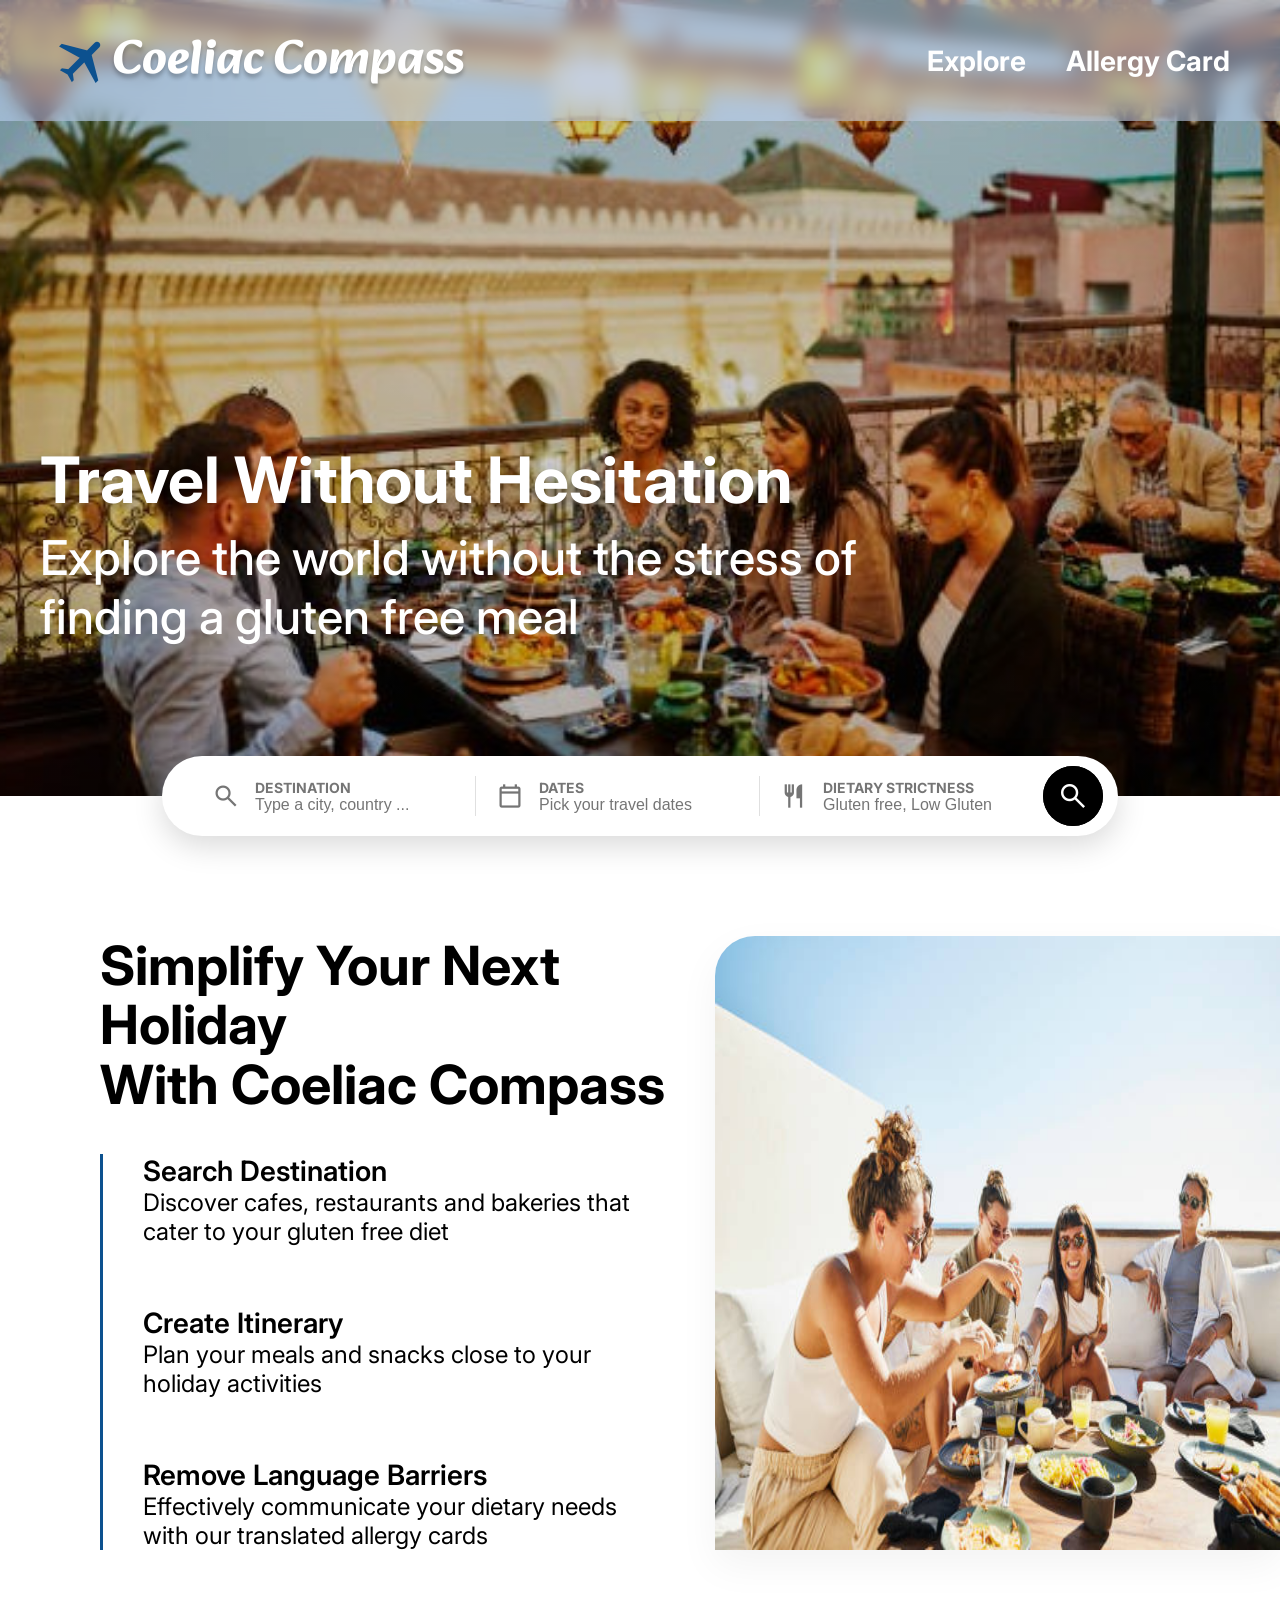
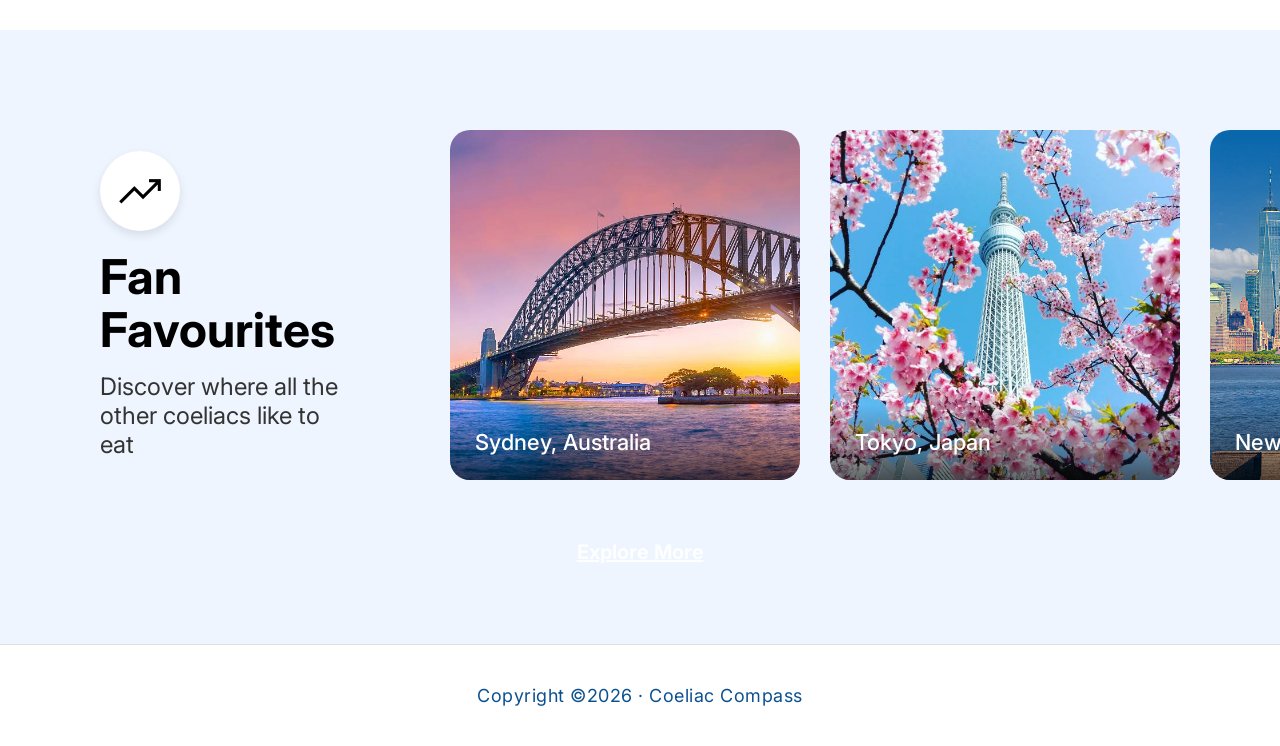
<file: week_1/index.html>
<!DOCTYPE html>
<html lang="en">

<head>
    <title>Coeliac Compass</title>
    <meta charset="utf-8">
    <meta name="viewport" content="width=device-width, initial-scale=1.0">
    <link rel="stylesheet" href="styles.css">
    <link
        href="https://fonts.googleapis.com/css2?family=Alkatra:wght@700&family=Inter:wght@500;700;400;600&display=swap"
        rel="stylesheet">
    <link rel="stylesheet"
        href="https://fonts.googleapis.com/css2?family=Material+Symbols+Outlined:opsz,wght,FILL,GRAD@24,400,0,0" />
</head>

<body>
    <header class="global-header">
        <nav class="navbar">
            <div class="logo">
                <span class="material-symbols-outlined plane-icon">flightsmode</span>
                <h1 class="logo-text">Coeliac Compass</h1>
            </div>
            <ul class="nav-links">
                <li><a href="explore.html">Explore</a></li>
                <li><a href="allergy_card.html">Allergy Card</a></li>
            </ul>
        </nav>
    </header>

    <main>
        <section class="hero">
            <div class="hero-container">
                <div class="hero-text">
                    <h1>Travel Without Hesitation</h1>
                    <p>Explore the world without the stress of finding a gluten free meal</p>
                </div>

                <div class="search-pill">
                    <div class="search-group">
                        <span class="material-symbols-outlined">search</span>
                        <div class="input-wrapper">
                            <label>Destination</label>
                            <input type="text" placeholder="Type a city, country ...">
                        </div>
                    </div>

                    <div class="divider"></div>

                    <div class="search-group">
                        <span class="material-symbols-outlined">calendar_today</span>
                        <div class="input-wrapper">
                            <label>Dates</label>
                            <input type="text" placeholder="Pick your travel dates">
                        </div>
                    </div>

                    <div class="divider"></div>

                    <div class="search-group">
                        <span class="material-symbols-outlined">restaurant</span>
                        <div class="input-wrapper">
                            <label>Dietary Strictness</label>
                            <input type="text" placeholder="Gluten free, Low Gluten">
                        </div>
                    </div>

                    <button class="search-submit">
                        <a href="explore.html" class="search-submit">
                            <span class="material-symbols-outlined">search</span>
                        </a>
                    </button>
                </div>
            </div>
        </section>

        <section class="features-section">
            <div class="features-container">
                <div class="features-content">

                    <div class="features-text-column">
                        <h2 class="features-heading">Simplify Your Next Holiday <br> With Coeliac Compass</h2>

                        <div class="features-list">
                            <div class="feature-item">
                                <h3>Search Destination</h3>
                                <p>Discover cafes, restaurants and bakeries that cater to your gluten free diet</p>
                            </div>

                            <div class="feature-item">
                                <h3>Create Itinerary</h3>
                                <p>Plan your meals and snacks close to your holiday activities</p>
                            </div>

                            <div class="feature-item">
                                <h3>Remove Language Barriers</h3>
                                <p>Effectively communicate your dietary needs with our translated allergy cards</p>
                            </div>
                        </div>
                    </div>

                    <div class="features-image-wrapper">
                        <img src="../images/features.jpg" alt="Friends eating together" class="features-img">
                    </div>

                </div>
            </div>
        </section>

        <section class="fan-favourites">
            <div class="fan-container">
                <div class="fan-intro">
                    <div class="icon-circle">
                        <span class="material-symbols-outlined">trending_up</span>
                    </div>
                    <h2>Fan Favourites</h2>
                    <p>Discover where all the other coeliacs like to eat</p>
                </div>

                <div class="cards-wrapper">
                    <a href="explore.html" class="location-card">
                        <img src="../images/sydney square.jpg" alt="Sydney">
                        <div class="overlay">
                            <h3>Sydney, Australia</h3>
                        </div>
                    </a>

                    <a href="explore.html" class="location-card">
                        <img src="../images/tokyo square.jpg" alt="Tokyo">
                        <div class="overlay">
                            <h3>Tokyo, Japan</h3>
                        </div>
                    </a>

                    <a href="explore.html" div class="location-card">
                        <img src="../images/nyc square.jpg" alt="New York City">
                        <div class="overlay">
                            <h3>New York City, USA</h3>
                        </div>
                    </a>

                    <a href="explore.html" div class="location-card">
                        <img src="../images/london square.jpg" alt="London">
                        <div class="overlay">
                            <h3>London, UK</h3>
                        </div>
                    </a>

                    <a href="explore.html" div class="location-card">
                        <img src="../images/paris square.jpg" alt="Paris">
                        <div class="overlay">
                            <h3>Paris, France</h3>
                        </div>
                    </a>
                </div>
            </div>

            <div class="explore-link-container">
                <a href="explore.html" class="explore-more">Explore More</a>
            </div>
        </section>

    </main>

    <footer class="global-footer">
        <div class="footer-content">
            <p>Copyright &copy;2026 · Coeliac Compass</p>
        </div>
    </footer>


</body>

</html>
</file>
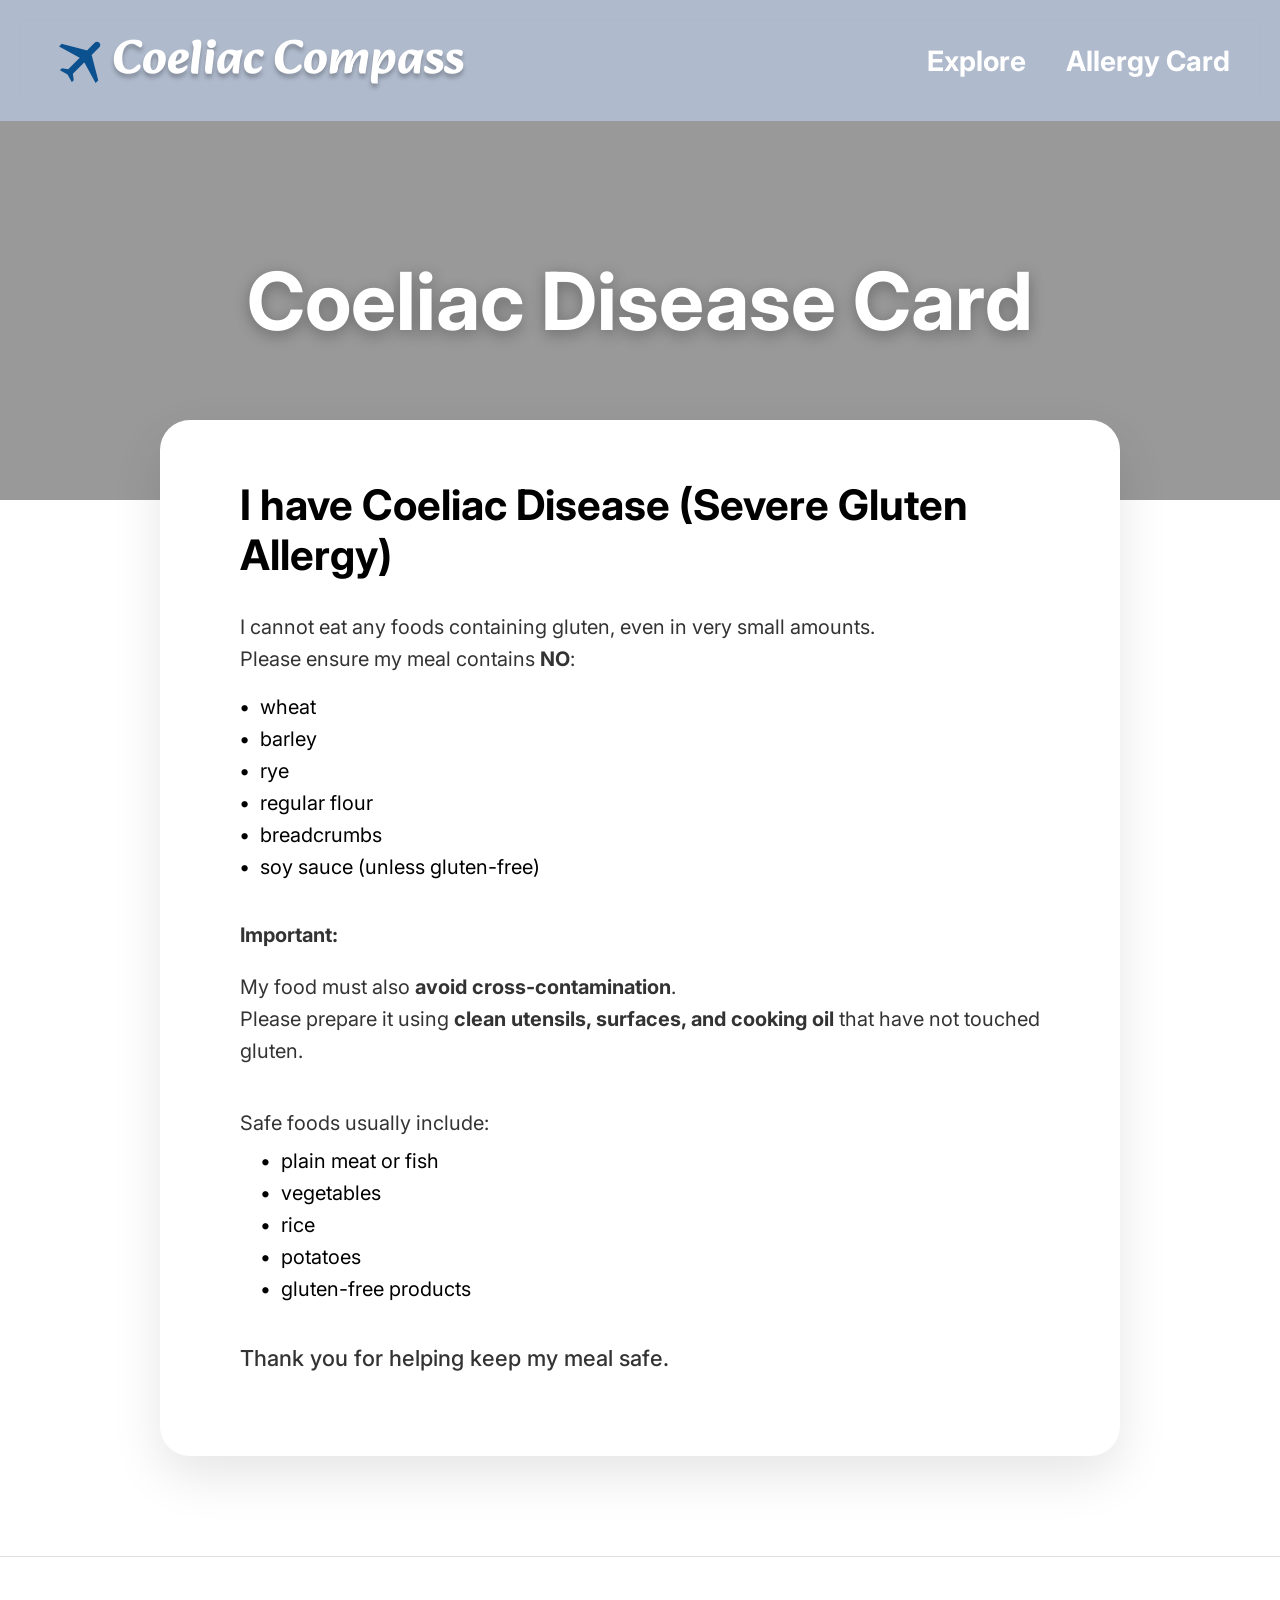
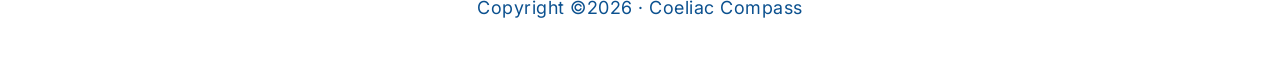
<file: week_1/allergy_card.html>
<!DOCTYPE html>
<html lang="en">
<head>
    <title>Allergy Card - Coeliac Compass</title>
    <meta charset="utf-8">
    <meta name="viewport" content="width=device-width, initial-scale=1.0">
    <link rel="stylesheet" href="styles.css">
    <link href="https://fonts.googleapis.com/css2?family=Alkatra:wght@700&family=Inter:wght@400;500;700&display=swap" rel="stylesheet">
    <link rel="stylesheet" href="https://fonts.googleapis.com/css2?family=Material+Symbols+Outlined:opsz,wght,FILL,GRAD@24,400,0,0" />
</head>
<body>
    <header class="global-header">
        <nav class="navbar">
            <a href="index.html" class="logo" style="text-decoration: none;">
                <span class="material-symbols-outlined plane-icon">flightsmode</span>
                <h1 class="logo-text">Coeliac Compass</h1>
            </a>
            <ul class="nav-links">
                <li><a href="explore.html">Explore</a></li>
                <li><a href="#" class="active">Allergy Card</a></li>
            </ul>
        </nav>
    </header>

    <main>
        <section class="card-hero">
            <div class="hero-overlay">
                <h1>Coeliac Disease Card</h1>
            </div>
        </section>

        <section class="card-display-section">
            <div class="allergy-card">
                <h2>I have Coeliac Disease (Severe Gluten Allergy)</h2>
                
                <p>I cannot eat any foods containing gluten, even in very small amounts. <br>
                Please ensure my meal contains <strong>NO</strong>:</p>
                
                <ul class="avoid-list">
                    <li>wheat</li>
                    <li>barley</li>
                    <li>rye</li>
                    <li>regular flour</li>
                    <li>breadcrumbs</li>
                    <li>soy sauce (unless gluten-free)</li>
                </ul>

                <div class="important-note">
                    <p><strong>Important:</strong></p>
                    <p>My food must also <strong>avoid cross-contamination</strong>. <br>
                    Please prepare it using <strong>clean utensils, surfaces, and cooking oil</strong> that have not touched gluten.</p>
                </div>

                <div class="safe-foods">
                    <p>Safe foods usually include:</p>
                    <ul>
                        <li>plain meat or fish</li>
                        <li>vegetables</li>
                        <li>rice</li>
                        <li>potatoes</li>
                        <li>gluten-free products</li>
                    </ul>
                </div>

                <p class="thank-you">Thank you for helping keep my meal safe.</p>
            </div>
        </section>
    </main>

    <footer class="global-footer">
        <div class="footer-content">
            <p>Copyright &copy;2026 · Coeliac Compass</p>
        </div>
    </footer>
</body>
</html>
</file>
<file: week_1/styles.css>
* {
    margin: 0;
    padding: 0;
    box-sizing: border-box;
}

body {
    background-color: rgba(255, 255, 255, 1);
    font-family: 'Inter', sans-serif;
}


/* HEADER */
.global-header {
    width: 100%;
    position: fixed;
    top: 0;
    left: 0;
    padding: 20px 50px;
    background-color: rgba(198, 220, 255, 0.5);
    z-index: 1000;
    backdrop-filter: blur(10px);
    transition: background-color 0.3s ease;
}

.navbar {
    display: flex;
    justify-content: space-between;
    align-items: center;
}

.logo {
    display: flex;
    align-items: center;
}

.plane-icon {
    color: rgba(12, 81, 143, 1);
    font-size: 62px !important;
    display: flex;
    justify-content: center;
}

.logo-text {
    color: #FFF;
    text-shadow: 0 4px 4px rgba(0, 0, 0, 0.25);
    font-family: 'Alkatra', system-ui;
    font-size: 48px;
    font-weight: 700;
}

.nav-links {
    list-style: none;
    display: flex;
    gap: 40px;
}

.nav-links a {
    color: #FFF;
    text-decoration: none;
    font-family: 'Inter', sans-serif;
    font-size: 28px;
    font-weight: 700;
}


/* FOOTER */
.global-footer {
    width: 100%;
    padding: 40px 0;
    background-color: #FFF;
    border-top: 1px solid #E0E0E0;
}

.footer-content {
    text-align: center;
}

.footer-content p {
    color: rgba(12, 81, 143, 1);
    font-family: 'Inter', sans-serif;
    font-size: 18px;
    font-weight: 400;
    letter-spacing: 0.5px;
}



/* HOME PAGE */
/* HERO SECTION */
.hero {
    height: 796px;
    background: linear-gradient(rgba(0, 0, 0, 0.2), rgba(0, 0, 0, 0.2)), url('../images/hero.jpg') center/cover no-repeat;
    display: flex;
    align-items: flex-end;
    justify-content: center;
    position: relative;
}

.hero-container {
    width: 100%;
    padding: 0 40px;
    padding-bottom: 80px;
    display: flex;
    flex-direction: column;
    align-items: flex-start;
    position: relative;
}

.hero-text {
    margin-bottom: 20px;
    color: #FFF;
    z-index: 10;
}

.hero-text h1 {
    font-size: 64px;
    font-weight: 700;
    margin-bottom: 10px;
    text-shadow: 0 4px 10px rgba(0, 0, 0, 0.3);
}

.hero-text p {
    font-family: 'Inter', sans-serif;
    font-size: 48px;
    font-weight: 500;
    max-width: 920px;
    margin-bottom: 50px;
    color: #FFF;
}

/* Floating Search Bar */
.search-pill {
    background: #FFF;
    display: flex;
    align-items: center;
    padding: 10px 15px 10px 30px;
    border-radius: 100px;
    box-shadow: 0 10px 30px rgba(0, 0, 0, 0.15);
    position: absolute;
    bottom: 0;
    left: 50%;
    transform: translate(-50%, 50%);
    z-index: 20;
    max-width: 1100px;
}

.search-group {
    display: flex;
    align-items: center;
    gap: 15px;
    padding: 10px 20px;
}

.search-group span {
    color: #757575;
    font-size: 28px;
}

.input-wrapper {
    display: flex;
    flex-direction: column;
}

.input-wrapper label {
    color: #757575;
    font-size: 14px;
    font-weight: 700;
    text-transform: uppercase;
}

.input-wrapper input {
    border: none;
    outline: none;
    font-size: 16px;
    font-style: normal;
    color: #333;
    width: 200px;
}

/* Vertical Divider */
.divider {
    width: 1px;
    height: 40px;
    background-color: #E0E0E0;
}

/* Black Search Button */
.search-submit {
    background-color: #000;
    color: #FFF;
    text-decoration: none;
    border: none;
    width: 60px;
    height: 60px;
    border-radius: 50%;
    display: flex;
    align-items: center;
    justify-content: center;
    cursor: pointer;
    transition: transform 0.2s ease;
}

.search-submit:hover {
    transform: scale(1.05);
}

.search-submit span {
    font-size: 32px;
}



/* FEATURES SECTION */
.features-content {
    display: flex;
    align-items: stretch;
    gap: 50px;
}

.features-section {
    padding: 140px 0 80px;
    background-color: #FFF;
}

.features-container {
    margin: 0 auto;
    padding-left: 100px;
}

.features-text-column {
    flex: 1;
    display: flex;
    flex-direction: column;
}

.features-heading {
    font-size: 54px;
    font-weight: 700;
    line-height: 1.1;
    color: #000;
    margin-bottom: 40px;
    margin-top: 0;
}

.features-list {
    border-left: 3px solid rgba(12, 81, 143, 1);
    padding-left: 40px;
    display: flex;
    flex-direction: column;
    gap: 60px;
    max-width: 615px;
}

.features-list h3 {
    font-size: 28px;
    font-weight: 600;
}

.features-list p {
    font-size: 24px;
    font-weight: 400;
}

.features-image-wrapper {
    flex: 1;
    display: flex;
}

.features-img {
    width: 100%;
    height: 100%;
    border-radius: 40px 0 0 0;
    display: block;
    box-shadow: 0 15px 40px rgba(0, 0, 0, 0.05);
}


/*FAN FAVOURITES SECTION*/
.fan-favourites {
    background-color: rgba(198, 220, 255, 0.3);
    padding: 80px 0;
}

.fan-container {
    margin: 0 auto;
    padding: 0 0 0 100px;
    display: flex;
    align-items: center;
    gap: 100px;
}

/* Intro Section */
.fan-intro {
    flex: 0 0 250px;
    /* Keeps the text from shrinking */
}

.icon-circle {
    background: #FFF;
    width: 80px;
    height: 80px;
    border-radius: 50%;
    display: flex;
    align-items: center;
    justify-content: center;
    box-shadow: 0 4px 10px rgba(0, 0, 0, 0.1);
    margin-bottom: 20px;
}

.icon-circle span {
    font-size: 50px;
    color: #000;
}

.fan-intro h2 {
    font-size: 48px;
    font-weight: 700;
    margin-bottom: 15px;
    line-height: 1.1;
}

.fan-intro p {
    font-size: 24px;
    color: #333;
}

/* Scrollable Cards Wrapper */
.cards-wrapper {
    display: flex;
    overflow-x: auto;
    gap: 30px;
    padding: 20px 0;
    scrollbar-width: none;
}

.cards-wrapper::-webkit-scrollbar {
    display: none;
}

.location-card {
    position: relative;
    flex: 0 0 350px;
    height: 350px;
    border-radius: 20px;
    overflow: hidden;
    transition: transform 0.3s ease;
}

.location-card:hover {
    transform: translateY(-10px);
}

.location-card img {
    width: 100%;
    height: 100%;
    object-fit: cover;
}

/* Text Overlay on Cards */
.overlay {
    position: absolute;
    bottom: 0;
    left: 0;
    width: 100%;
    padding: 25px;
    background: linear-gradient(transparent, rgba(0, 0, 0, 0.6));
}

.overlay h3 {
    color: #FFF;
    font-size: 22px;
    font-weight: 500;
}

/* Bottom Explore Link */
.explore-link-container {
    text-align: center;
    margin-top: 40px;
}

.explore-more {
    color: #FFF;
    text-decoration: underline;
    font-size: 20px;
    font-weight: 700;
    opacity: 0.9;
}



/* EXPLORE PAGE*/
.explore-main {
    padding-top: 100px;
}

.city-group {
    margin-bottom: 80px;
}

.city-banner {
    height: 450px;
    background-position: center;
    background-size: cover;
    display: flex;
    align-items: center;
    justify-content: center;
    text-align: center;
}

.banner-text h1 {
    font-size: 120px;
    color: #FFF;
    font-weight: 700;
    margin: 0;
    line-height: 1;
}

.banner-text h2 {
    font-size: 40px;
    color: #FFF;
    font-weight: 700;
    margin-top: -10px;
}

.venue-grid {
    display: grid;
    grid-template-columns: repeat(3, 1fr);
    gap: 40px;
    max-width: 1400px;
    margin: -60px auto 0;
    padding: 0 60px;
}

.venue-card {
    background: #FFF;
    border-radius: 20px;
    overflow: hidden;
    box-shadow: 0 10px 30px rgba(0, 0, 0, 0.1);
    display: flex;
    flex-direction: column;
}

.venue-info {
    padding: 25px;
}

.venue-header {
    display: flex;
    justify-content: space-between;
    align-items: flex-start;
    margin-bottom: 10px;
}

.venue-info h3 {
    font-size: 20px;
    font-weight: 700;
    flex: 1;
}

.venue-tag {
    font-size: 12px;
    color: #757575;
    text-transform: uppercase;
    font-weight: 500;
}

.rating {
    font-size: 14px;
    color: #444;
    font-weight: 600;
    margin-bottom: 5px;
}

.address {
    font-size: 14px;
    color: #757575;
}

.venue-card img {
    width: 100%;
    height: 250px;
    object-fit: cover;
    border-radius: 0 0 20px 20px;
}



/* ALLERGY CARD PAGE */
.card-hero {
    height: 500px;
    background: linear-gradient(rgba(0,0,0,0.4), rgba(0,0,0,0.4)), url('https://images.unsplash.com/photo-1540189549336-e6e99c3679fe?auto=format&fit=crop&w=1600&q=80') center/cover no-repeat;
    display: flex;
    align-items: center;
    justify-content: center;
    padding-top: 100px;
}

.card-hero h1 {
    font-size: 80px;
    color: #FFF;
    font-weight: 700;
    text-shadow: 0 4px 15px rgba(0,0,0,0.3);
}

.card-display-section {
    padding-bottom: 100px;
}

.allergy-card {
    max-width: 75%;
    margin: -80px auto 0; /* Overlaps the hero image */
    background: #FFF;
    padding: 60px 80px;
    border-radius: 30px;
    box-shadow: 0 20px 50px rgba(0,0,0,0.1);
    position: relative;
    z-index: 10;
}

.allergy-card h2 {
    font-size: 42px;
    font-weight: 700;
    margin-bottom: 30px;
    line-height: 1.2;
    color: #000;
}

.allergy-card p {
    font-size: 20px;
    line-height: 1.6;
    color: #333;
    margin-bottom: 20px;
}

.avoid-list {
    list-style: none;
    margin-bottom: 40px;
}

.avoid-list li::before {
    content: "•";
    color: #000;
    font-weight: bold;
    display: inline-block; 
    width: 1em;
    margin-left: -1em;
}

.avoid-list li {
    font-size: 20px;
    margin-bottom: 8px;
    padding-left: 20px;
}

.important-note {
    margin-bottom: 40px;
}

.safe-foods p {
    margin-bottom: 10px;
}

.safe-foods ul {
    list-style: none;
    padding-left: 20px;
    margin-bottom: 40px;
}

.safe-foods li::before {
    content: "•";
    margin-right: 10px;
}

.safe-foods li {
    font-size: 20px;
    margin-bottom: 8px;
}

.thank-you {
    font-size: 22px !important;
    font-weight: 500;
    margin-top: 20px;
}
</file>
